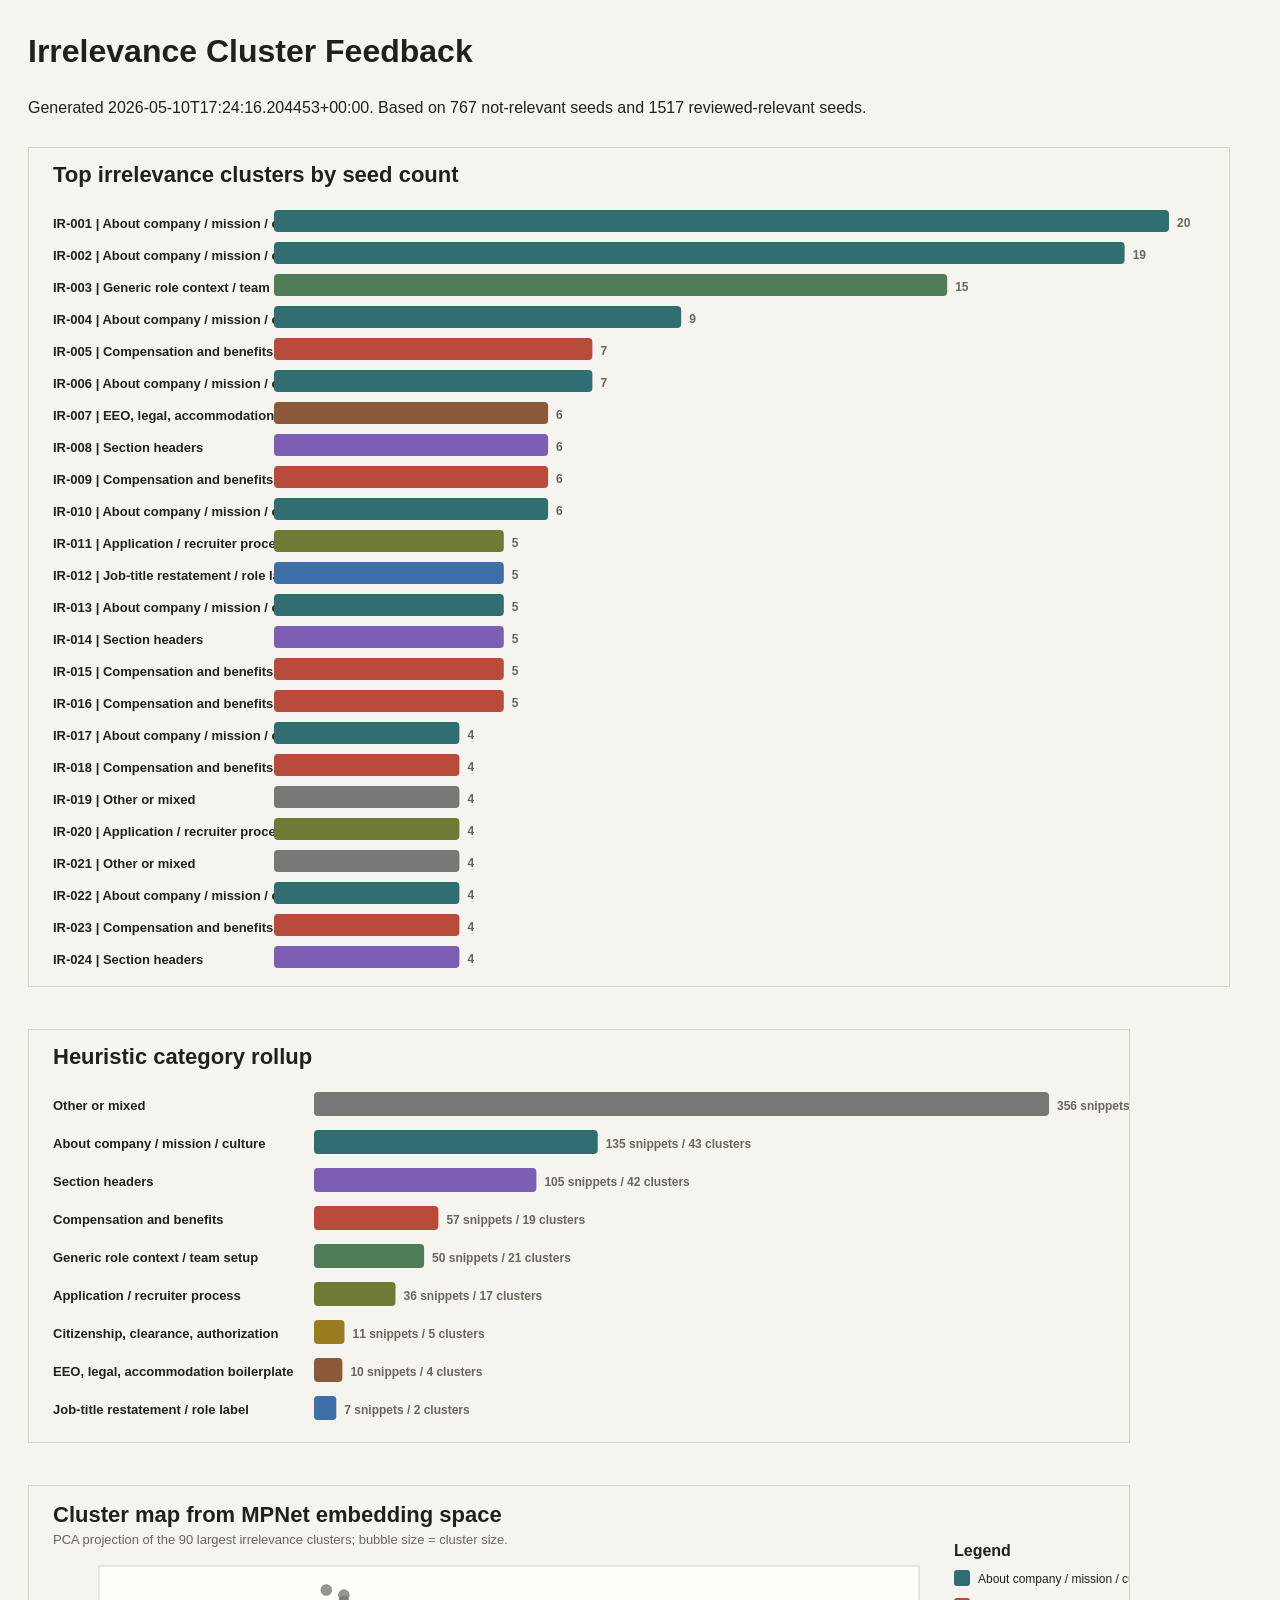
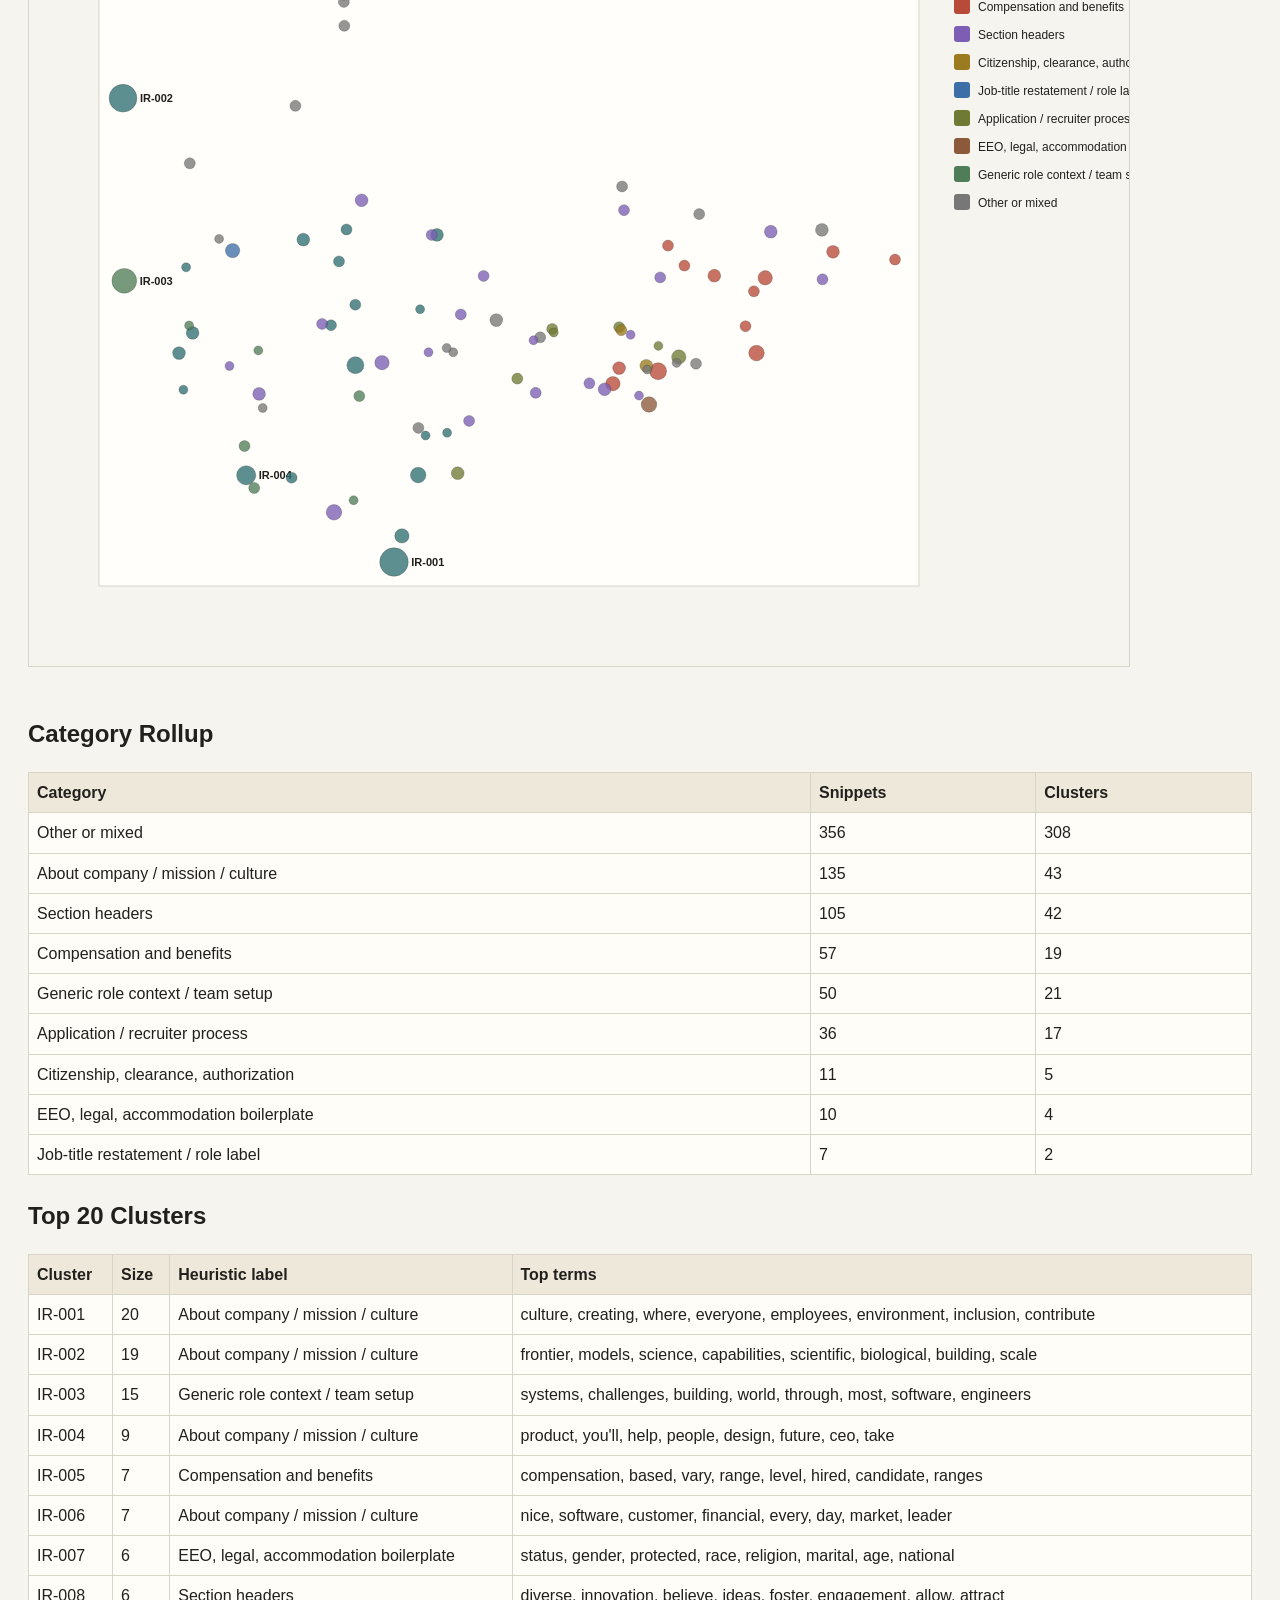
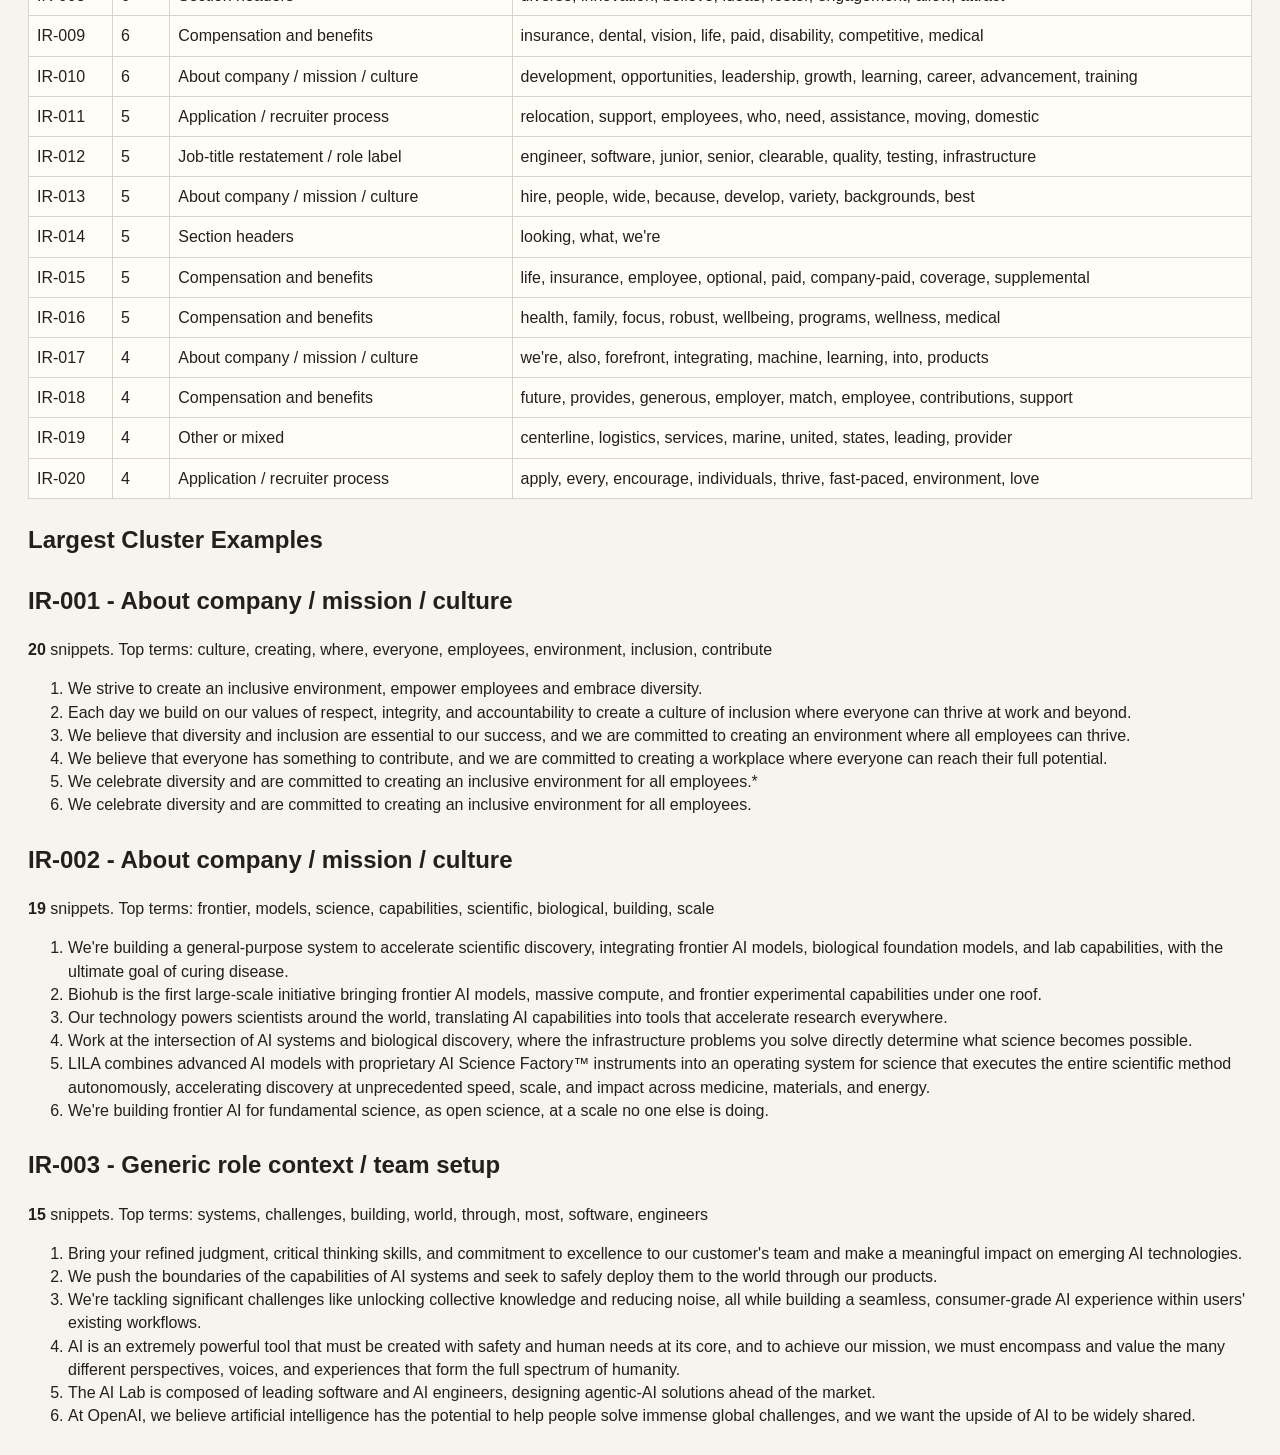
<file: scoring_feedback/index.html>
<!doctype html>
<html lang="en">
<head>
  <meta charset="utf-8">
  <title>Irrelevance Cluster Feedback</title>
  <style>
    body { font-family: Arial, Helvetica, sans-serif; margin: 28px; background: #f6f4ef; color: #22201d; line-height: 1.45; }
    h1, h2 { letter-spacing: 0; }
    img { max-width: 100%; border: 1px solid #d9d4c8; background: #fffdf8; margin: 12px 0 24px; }
    table { border-collapse: collapse; width: 100%; background: #fffdf8; margin: 12px 0 24px; }
    th, td { border: 1px solid #d9d4c8; padding: 8px; text-align: left; vertical-align: top; }
    th { background: #eee8da; }
    section { margin: 26px 0; }
  </style>
</head>
<body>
  <h1>Irrelevance Cluster Feedback</h1>
  <p>Generated 2026-05-10T17:24:16.204453+00:00. Based on 767 not-relevant seeds and 1517 reviewed-relevant seeds.</p>
  <img src="cluster_size_bars.svg" alt="Top cluster sizes">
  <img src="category_rollup.svg" alt="Category rollup">
  <img src="cluster_map.svg" alt="Cluster map">
  <h2>Category Rollup</h2>
  <table><tr><th>Category</th><th>Snippets</th><th>Clusters</th></tr><tr><td>Other or mixed</td><td>356</td><td>308</td></tr>
<tr><td>About company / mission / culture</td><td>135</td><td>43</td></tr>
<tr><td>Section headers</td><td>105</td><td>42</td></tr>
<tr><td>Compensation and benefits</td><td>57</td><td>19</td></tr>
<tr><td>Generic role context / team setup</td><td>50</td><td>21</td></tr>
<tr><td>Application / recruiter process</td><td>36</td><td>17</td></tr>
<tr><td>Citizenship, clearance, authorization</td><td>11</td><td>5</td></tr>
<tr><td>EEO, legal, accommodation boilerplate</td><td>10</td><td>4</td></tr>
<tr><td>Job-title restatement / role label</td><td>7</td><td>2</td></tr></table>
  <h2>Top 20 Clusters</h2>
  <table><tr><th>Cluster</th><th>Size</th><th>Heuristic label</th><th>Top terms</th></tr><tr><td>IR-001</td><td>20</td><td>About company / mission / culture</td><td>culture, creating, where, everyone, employees, environment, inclusion, contribute</td></tr>
<tr><td>IR-002</td><td>19</td><td>About company / mission / culture</td><td>frontier, models, science, capabilities, scientific, biological, building, scale</td></tr>
<tr><td>IR-003</td><td>15</td><td>Generic role context / team setup</td><td>systems, challenges, building, world, through, most, software, engineers</td></tr>
<tr><td>IR-004</td><td>9</td><td>About company / mission / culture</td><td>product, you&#x27;ll, help, people, design, future, ceo, take</td></tr>
<tr><td>IR-005</td><td>7</td><td>Compensation and benefits</td><td>compensation, based, vary, range, level, hired, candidate, ranges</td></tr>
<tr><td>IR-006</td><td>7</td><td>About company / mission / culture</td><td>nice, software, customer, financial, every, day, market, leader</td></tr>
<tr><td>IR-007</td><td>6</td><td>EEO, legal, accommodation boilerplate</td><td>status, gender, protected, race, religion, marital, age, national</td></tr>
<tr><td>IR-008</td><td>6</td><td>Section headers</td><td>diverse, innovation, believe, ideas, foster, engagement, allow, attract</td></tr>
<tr><td>IR-009</td><td>6</td><td>Compensation and benefits</td><td>insurance, dental, vision, life, paid, disability, competitive, medical</td></tr>
<tr><td>IR-010</td><td>6</td><td>About company / mission / culture</td><td>development, opportunities, leadership, growth, learning, career, advancement, training</td></tr>
<tr><td>IR-011</td><td>5</td><td>Application / recruiter process</td><td>relocation, support, employees, who, need, assistance, moving, domestic</td></tr>
<tr><td>IR-012</td><td>5</td><td>Job-title restatement / role label</td><td>engineer, software, junior, senior, clearable, quality, testing, infrastructure</td></tr>
<tr><td>IR-013</td><td>5</td><td>About company / mission / culture</td><td>hire, people, wide, because, develop, variety, backgrounds, best</td></tr>
<tr><td>IR-014</td><td>5</td><td>Section headers</td><td>looking, what, we&#x27;re</td></tr>
<tr><td>IR-015</td><td>5</td><td>Compensation and benefits</td><td>life, insurance, employee, optional, paid, company-paid, coverage, supplemental</td></tr>
<tr><td>IR-016</td><td>5</td><td>Compensation and benefits</td><td>health, family, focus, robust, wellbeing, programs, wellness, medical</td></tr>
<tr><td>IR-017</td><td>4</td><td>About company / mission / culture</td><td>we&#x27;re, also, forefront, integrating, machine, learning, into, products</td></tr>
<tr><td>IR-018</td><td>4</td><td>Compensation and benefits</td><td>future, provides, generous, employer, match, employee, contributions, support</td></tr>
<tr><td>IR-019</td><td>4</td><td>Other or mixed</td><td>centerline, logistics, services, marine, united, states, leading, provider</td></tr>
<tr><td>IR-020</td><td>4</td><td>Application / recruiter process</td><td>apply, every, encourage, individuals, thrive, fast-paced, environment, love</td></tr></table>
  <h2>Largest Cluster Examples</h2>
  
            <section>
              <h2>IR-001 - About company / mission / culture</h2>
              <p><strong>20</strong> snippets. Top terms: culture, creating, where, everyone, employees, environment, inclusion, contribute</p>
              <ol><li>We strive to create an inclusive environment, empower employees and embrace diversity.</li>
<li>Each day we build on our values of respect, integrity, and accountability to create a culture of inclusion where everyone can thrive at work and beyond.</li>
<li>We believe that diversity and inclusion are essential to our success, and we are committed to creating an environment where all employees can thrive.</li>
<li>We believe that everyone has something to contribute, and we are committed to creating a workplace where everyone can reach their full potential.</li>
<li>We celebrate diversity and are committed to creating an inclusive environment for all employees.*</li>
<li>We celebrate diversity and are committed to creating an inclusive environment for all employees.</li></ol>
            </section>
            
            <section>
              <h2>IR-002 - About company / mission / culture</h2>
              <p><strong>19</strong> snippets. Top terms: frontier, models, science, capabilities, scientific, biological, building, scale</p>
              <ol><li>We&#x27;re building a general-purpose system to accelerate scientific discovery, integrating frontier AI models, biological foundation models, and lab capabilities, with the ultimate goal of curing disease.</li>
<li>Biohub is the first large-scale initiative bringing frontier AI models, massive compute, and frontier experimental capabilities under one roof.</li>
<li>Our technology powers scientists around the world, translating AI capabilities into tools that accelerate research everywhere.</li>
<li>Work at the intersection of AI systems and biological discovery, where the infrastructure problems you solve directly determine what science becomes possible.</li>
<li>LILA combines advanced AI models with proprietary AI Science Factory™ instruments into an operating system for science that executes the entire scientific method autonomously, accelerating discovery at unprecedented speed, scale, and impact across medicine, materials, and energy.</li>
<li>We&#x27;re building frontier AI for fundamental science, as open science, at a scale no one else is doing.</li></ol>
            </section>
            
            <section>
              <h2>IR-003 - Generic role context / team setup</h2>
              <p><strong>15</strong> snippets. Top terms: systems, challenges, building, world, through, most, software, engineers</p>
              <ol><li>Bring your refined judgment, critical thinking skills, and commitment to excellence to our customer&#x27;s team and make a meaningful impact on emerging AI technologies.</li>
<li>We push the boundaries of the capabilities of AI systems and seek to safely deploy them to the world through our products.</li>
<li>We&#x27;re tackling significant challenges like unlocking collective knowledge and reducing noise, all while building a seamless, consumer-grade AI experience within users&#x27; existing workflows.</li>
<li>AI is an extremely powerful tool that must be created with safety and human needs at its core, and to achieve our mission, we must encompass and value the many different perspectives, voices, and experiences that form the full spectrum of humanity.</li>
<li>The AI Lab is composed of leading software and AI engineers, designing agentic-AI solutions ahead of the market.</li>
<li>At OpenAI, we believe artificial intelligence has the potential to help people solve immense global challenges, and we want the upside of AI to be widely shared.</li></ol>
            </section>
            
</body>
</html>
</file>
